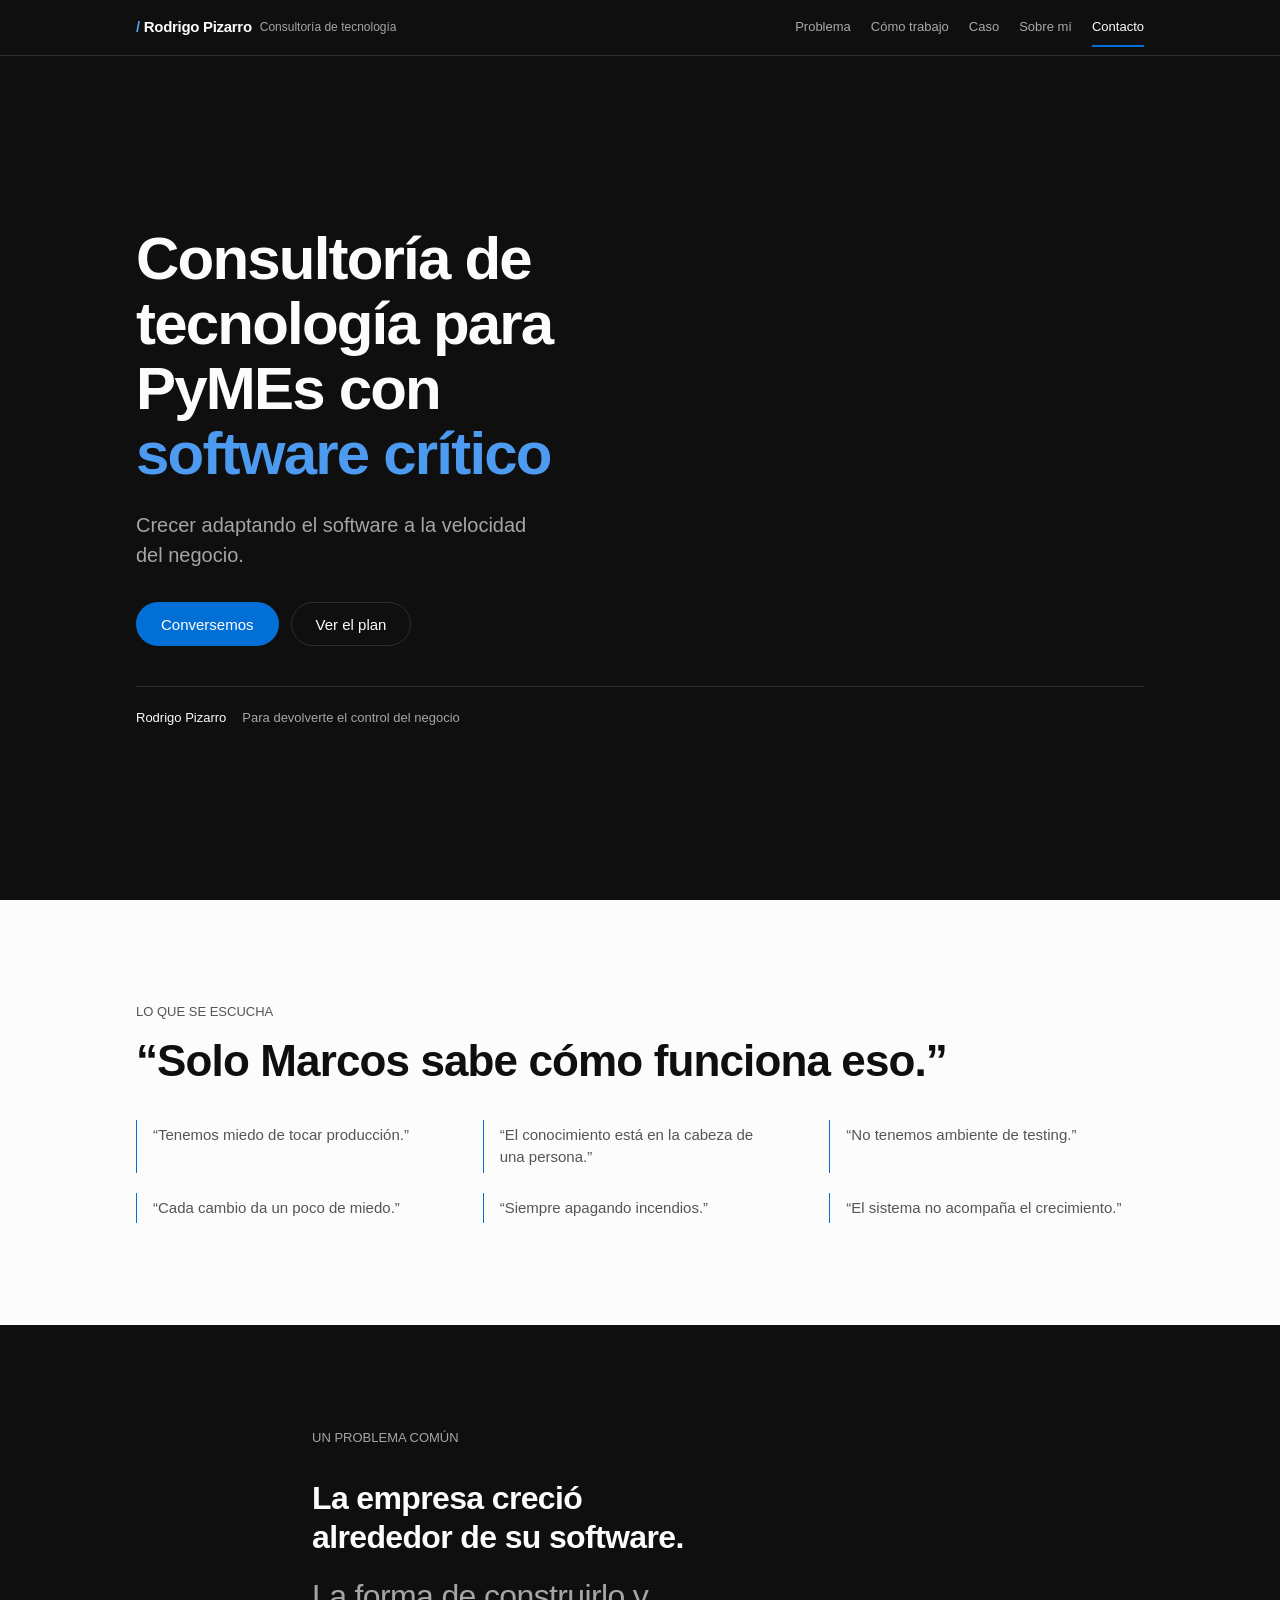
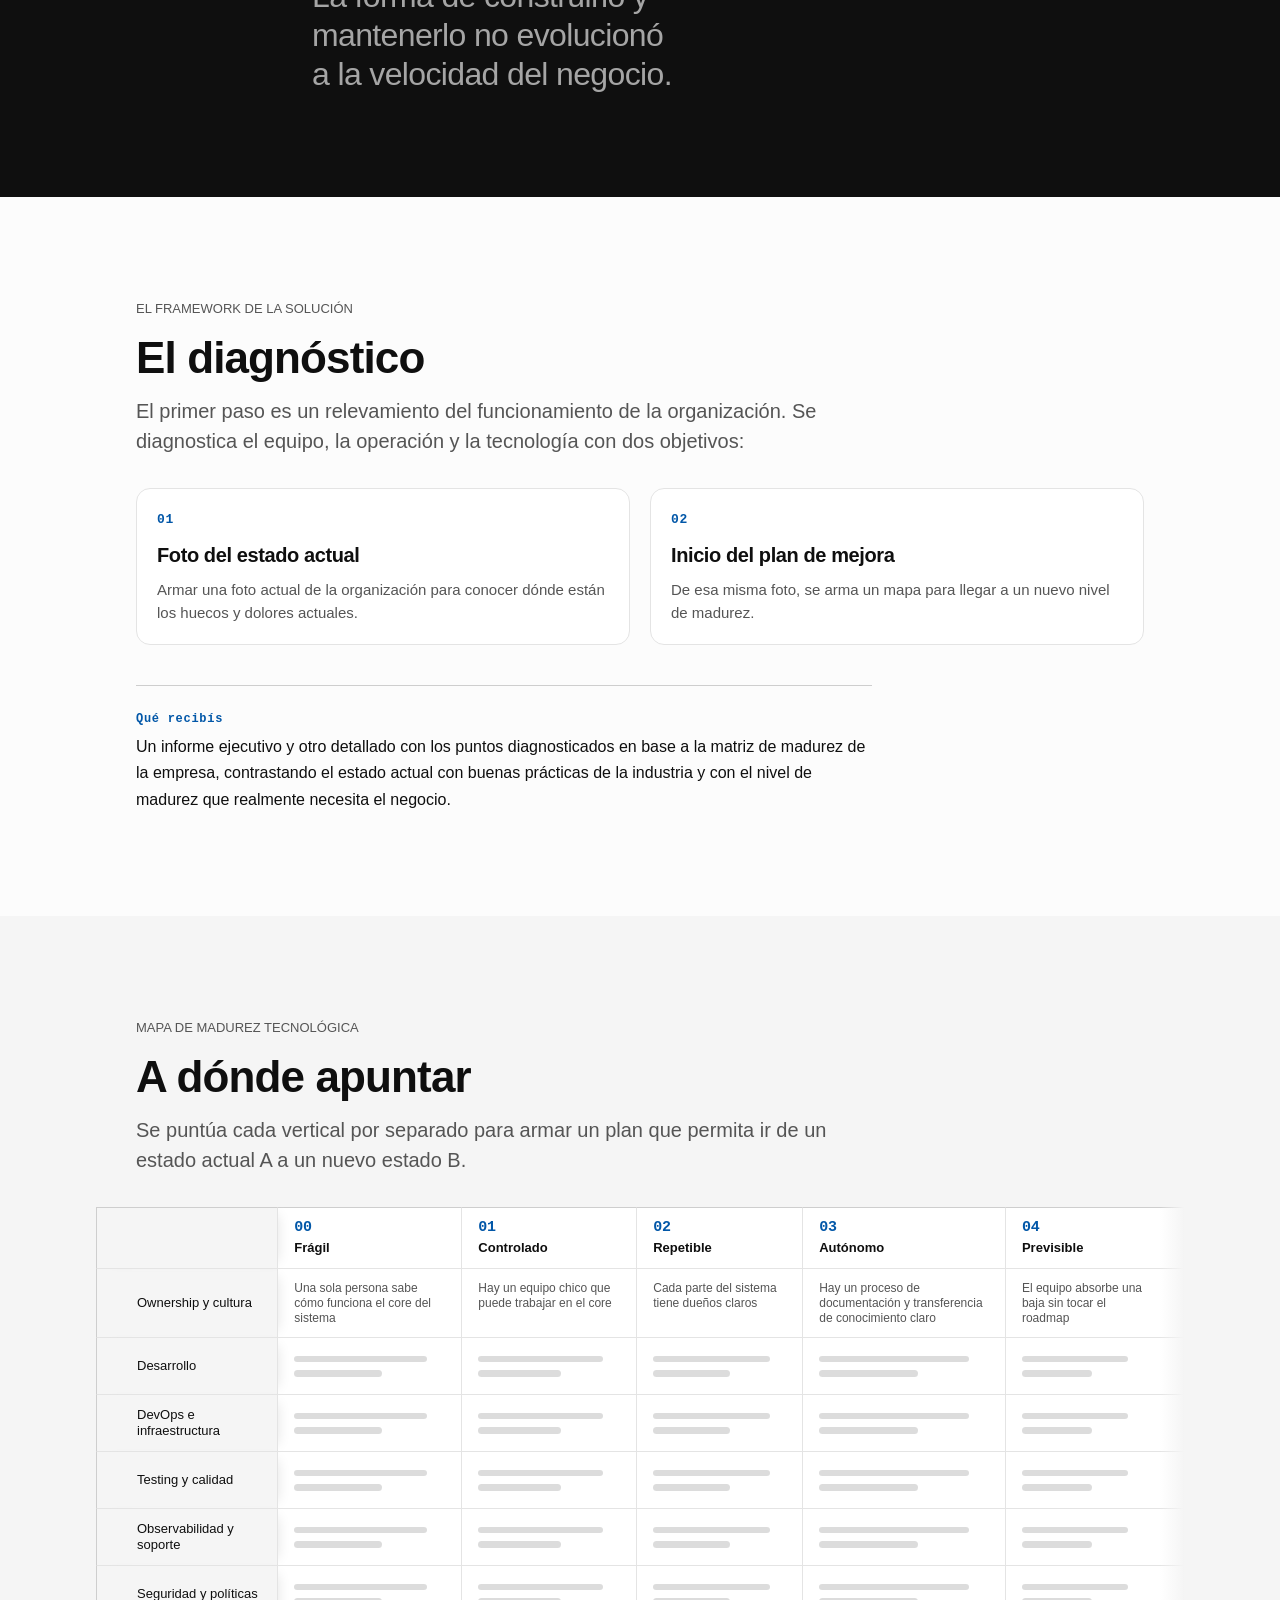
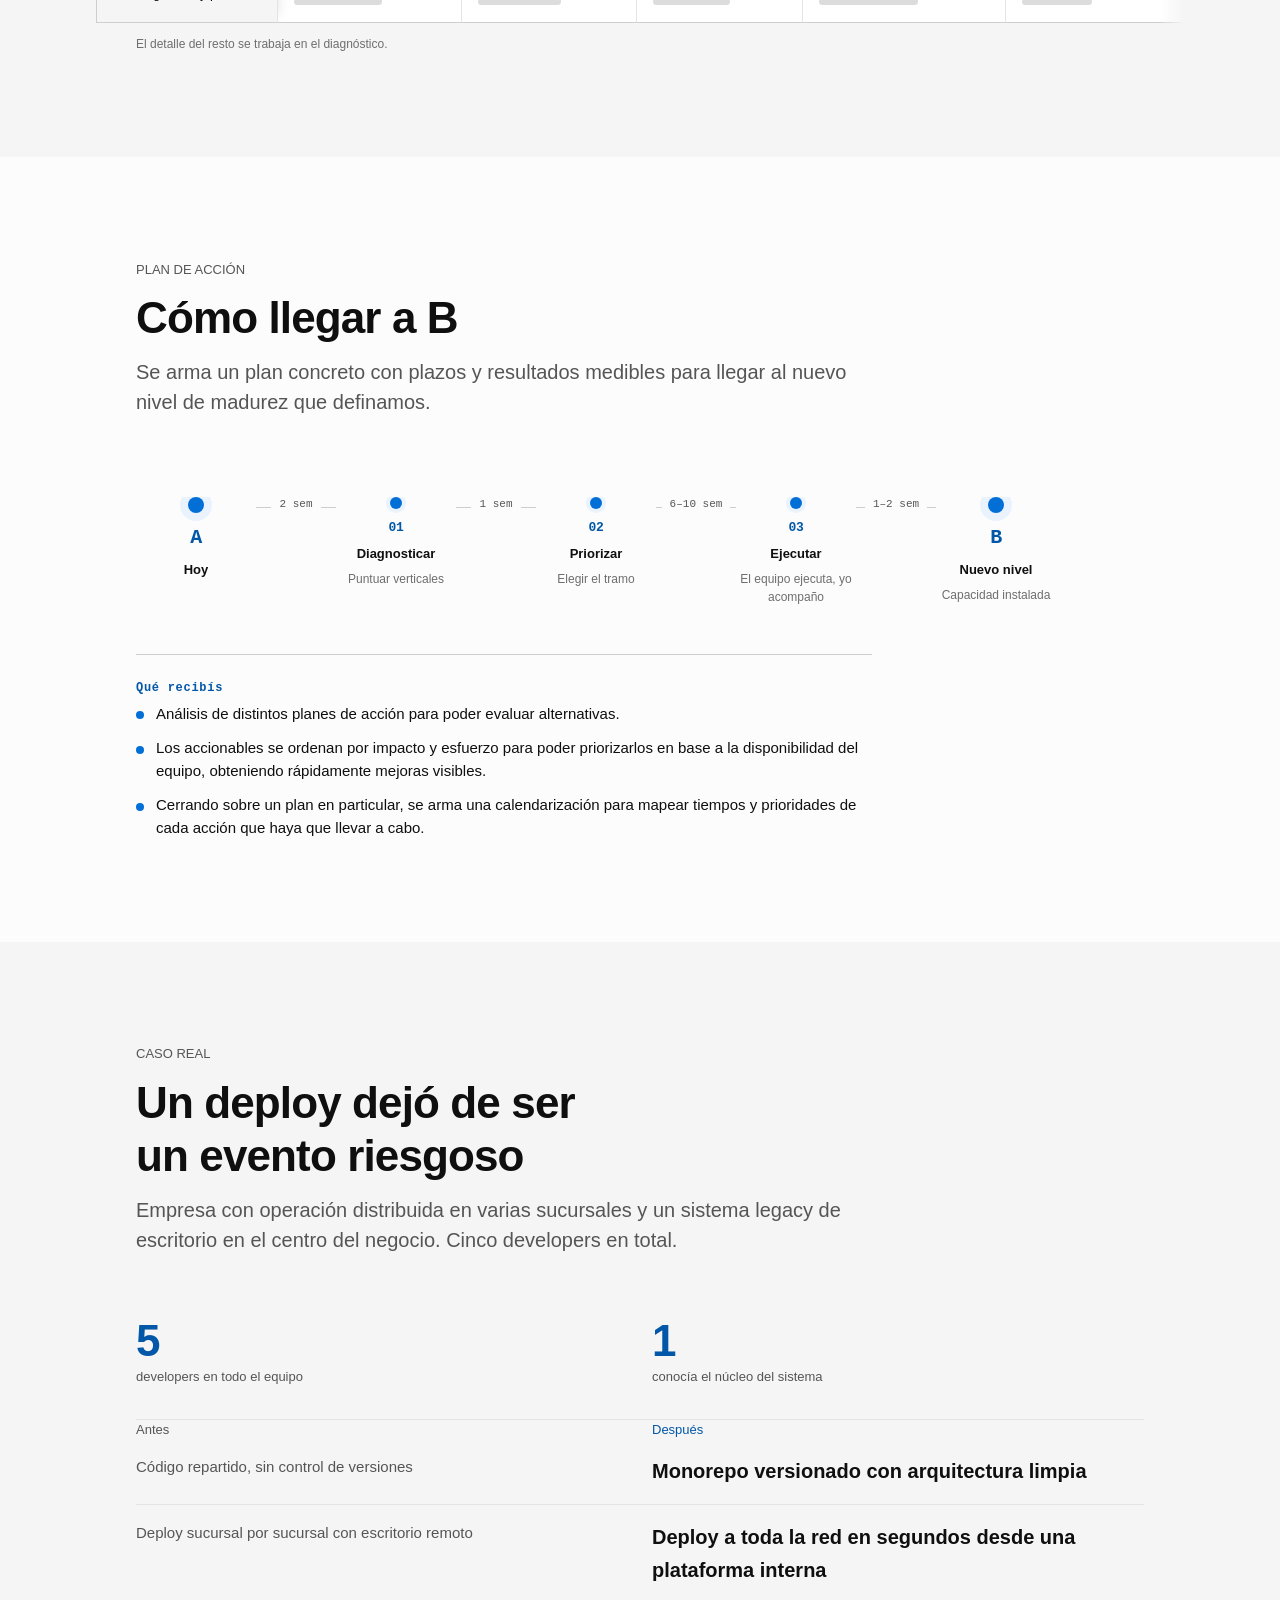
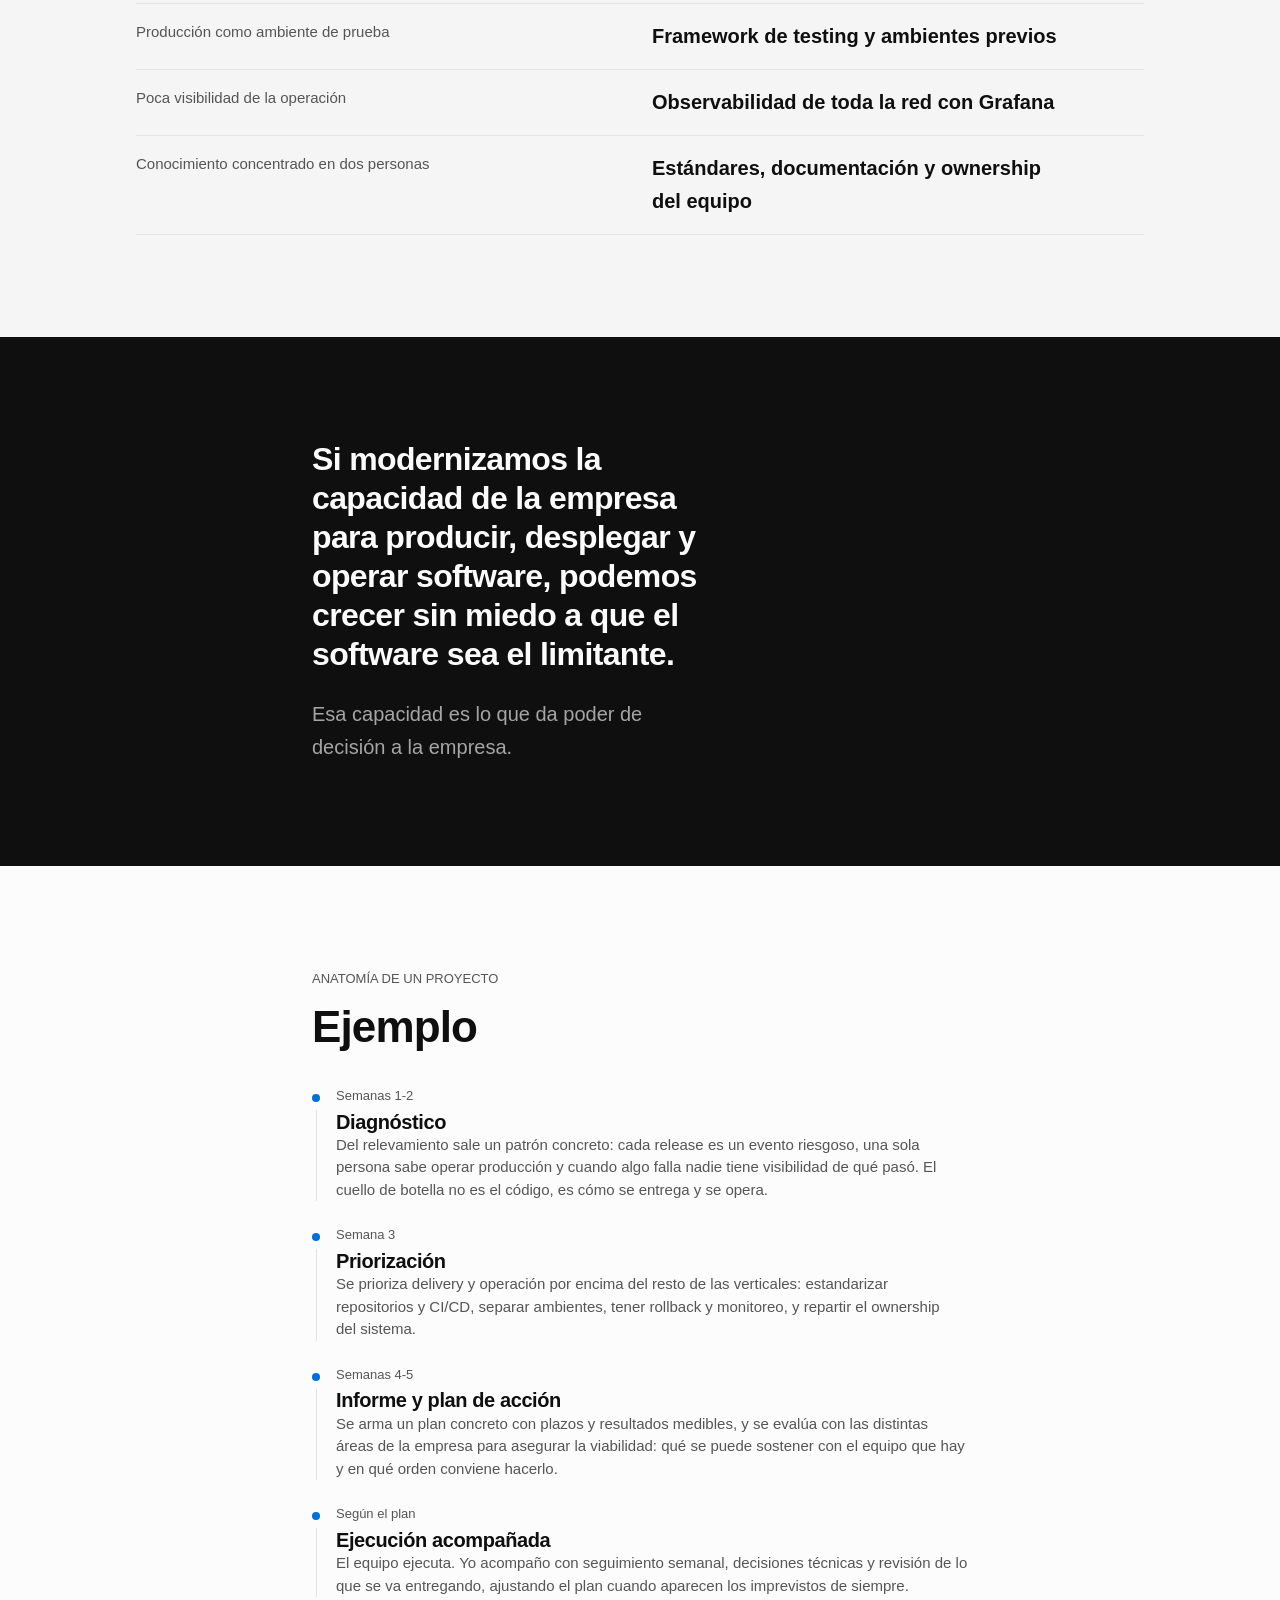
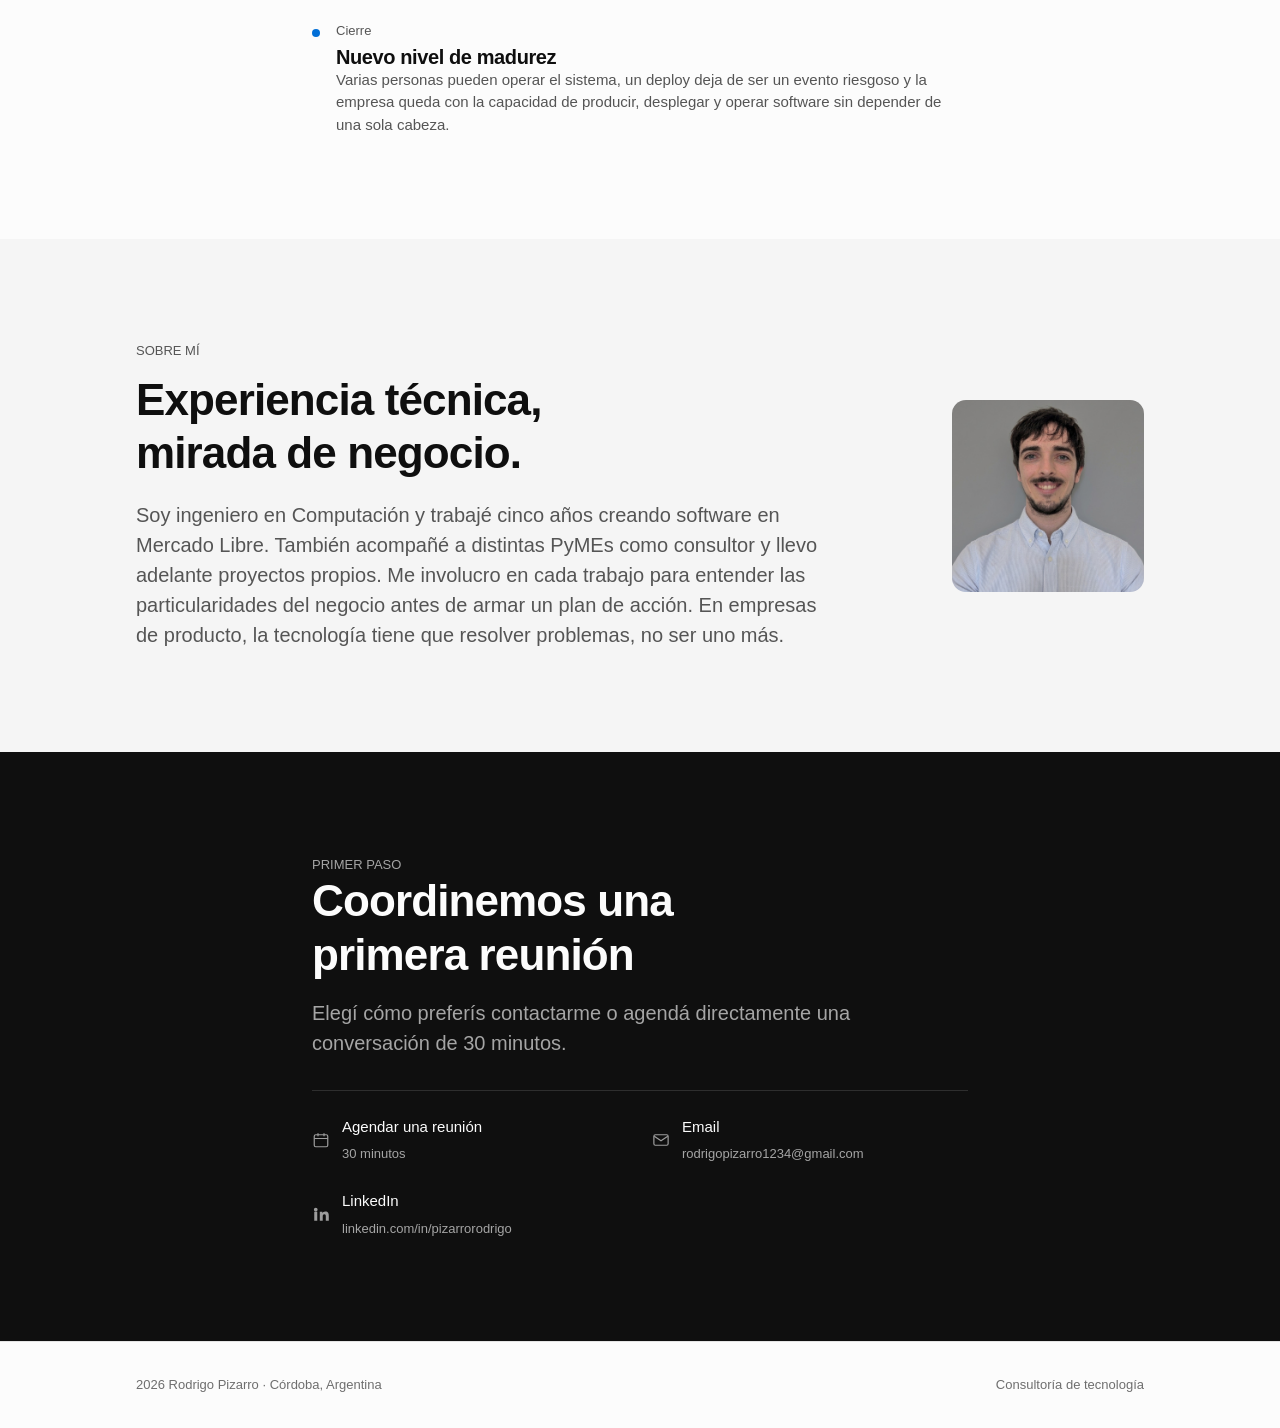
<file: index.html>
<!doctype html>
<html lang="es">
<head>
<meta charset="utf-8">
<meta name="viewport" content="width=device-width, initial-scale=1, viewport-fit=cover">

<!-- ==========================================================================
     META — revisar antes de publicar. Ver CONTENT.md § 1.
     ========================================================================== -->
<title>Rodrigo Pizarro — Consultoría de tecnología para PyMEs con software crítico</title>
<meta name="description" content="Consultoría de tecnología en Córdoba, Argentina. Diagnóstico, plataforma interna, confiabilidad y modernización de sistemas legacy para empresas que crecieron alrededor de su software.">
<link rel="canonical" href="https://antiloope.github.io/consulting/">

<meta property="og:type" content="website">
<meta property="og:locale" content="es_AR">
<meta property="og:title" content="Consultoría de tecnología para PyMEs con software crítico">
<meta property="og:description" content="Crecer adaptando el software a la velocidad del negocio.">
<meta property="og:url" content="https://antiloope.github.io/consulting/">
<meta property="og:image" content="https://antiloope.github.io/consulting/assets/img/og.png">
<meta property="og:image:width" content="1200">
<meta property="og:image:height" content="630">
<meta name="twitter:card" content="summary_large_image">

<meta name="theme-color" content="#fcfcfc" media="(prefers-color-scheme: light)">
<meta name="theme-color" content="#0f0f0f" media="(prefers-color-scheme: dark)">

<link rel="icon" href="assets/img/favicon.svg" type="image/svg+xml">
<link rel="apple-touch-icon" href="assets/img/apple-touch-icon.png">

<!-- CSS: orden obligatorio (tokens primero). Sin build ni bundler. -->
<link rel="stylesheet" href="assets/css/tokens.css">
<link rel="stylesheet" href="assets/css/base.css">
<link rel="stylesheet" href="assets/css/layout.css">
<link rel="stylesheet" href="assets/css/components.css">
<link rel="stylesheet" href="assets/css/sections.css">

<!-- Marca que hay JS antes del primer paint: habilita las animaciones de
     entrada. Si este script no corre, la página se ve completa igual. -->
<script>document.documentElement.className += ' js';</script>
<script defer src="assets/js/main.js"></script>
<!-- Red de seguridad: si main.js no llegó a correr, nada queda oculto. -->
<script>addEventListener('load', function () {
  if (!document.documentElement.dataset.enhanced) {
    document.documentElement.classList.remove('js');
  }
});</script>
</head>

<body>
<a class="skip-link" href="#contenido">Saltar al contenido</a>

<!-- ==========================================================================
     HEADER
     ========================================================================== -->
<header class="site-header" data-header>
  <div class="container site-header__inner">
    <a class="brand" href="#top">
      <span><span class="brand__mark">/</span> Rodrigo Pizarro</span>
      <span class="brand__sub">Consultoría de tecnología</span>
    </a>

    <nav class="site-nav" data-nav aria-label="Secciones">
      <a href="#problema">Problema</a>
      <a href="#framework">Cómo trabajo</a>
      <a href="#caso">Caso</a>
      <a href="#sobre-mi">Sobre mí</a>
      <a href="#contacto">Contacto</a>
    </nav>
  </div>
</header>

<main id="contenido">

  <!-- ========================================================================
       01 · HERO
       ======================================================================== -->
  <section class="hero section--invert" id="top" data-hero>
    <div class="container hero__inner">
      <h1 class="hero__title">
        Consultoría de tecnología para PyMEs con <em>software crítico</em>
      </h1>

      <p class="hero__lede">
        Crecer adaptando el software a la velocidad del negocio.
      </p>

      <div class="cluster hero__actions">
        <a class="btn btn--primary" href="#contacto" data-contact-cta>Conversemos</a>
        <a class="btn btn--ghost" href="#framework">Ver el plan</a>
      </div>

      <p class="hero__signature">
        <strong>Rodrigo Pizarro</strong>
        <span>Para devolverte el control del negocio</span>
      </p>
    </div>

    <a class="hero__more" href="#senales">
      <span>conocer más</span>
      <svg class="hero__more-icon" width="20" height="20" viewBox="0 0 20 20" aria-hidden="true" focusable="false">
        <path d="M4.5 7.5 10 13l5.5-5.5" fill="none" stroke="currentColor" stroke-width="1.75" stroke-linecap="round" stroke-linejoin="round"/>
      </svg>
    </a>
  </section>

  <!-- ========================================================================
       02 · LO QUE SE ESCUCHA — señales de entrada. 7 citas.
       ======================================================================== -->
  <section class="section" id="senales" aria-labelledby="senales-title">
    <div class="container">
      <div class="section__head reveal">
        <p class="section__eyebrow">LO QUE SE ESCUCHA</p>
        <h2 class="section__title" id="senales-title">“Solo Marcos sabe cómo funciona eso.”</h2>
      </div>

      <ul class="quotes reveal">
        <li class="quote">“Tenemos miedo de tocar producción.”</li>
        <li class="quote">“El conocimiento está en la cabeza de una persona.”</li>
        <li class="quote">“No tenemos ambiente de testing.”</li>
        <li class="quote">“Cada cambio da un poco de miedo.”</li>
        <li class="quote">“Siempre apagando incendios.”</li>
        <li class="quote">“El sistema no acompaña el crecimiento.”</li>
      </ul>
    </div>
  </section>

  <!-- ========================================================================
       03 · EL PROBLEMA
       ======================================================================== -->
  <section class="section section--invert" id="problema" aria-labelledby="problema-title">
    <div class="container container--narrow">
      <div class="section__head reveal">
        <p class="section__eyebrow">UN PROBLEMA COMÚN</p>
      </div>
      <h2 class="statement reveal" id="problema-title">
        La empresa creció alrededor de su software.
      </h2>
      <p class="statement statement--muted reveal">
        La forma de construirlo y mantenerlo no evolucionó a la velocidad del negocio.
      </p>
    </div>
  </section>

  <!-- ========================================================================
       04 · FRAMEWORK — diagnóstico
       ======================================================================== -->
  <section class="section" id="framework" aria-labelledby="framework-title">
    <div class="container">
      <div class="section__head reveal">
        <p class="section__eyebrow">EL FRAMEWORK DE LA SOLUCIÓN</p>
        <h2 class="section__title" id="framework-title">El diagnóstico</h2>
        <p class="lede">
          El primer paso es un relevamiento del funcionamiento de la organización.
          Se diagnostica el equipo, la operación y la tecnología con dos objetivos:
        </p>
      </div>

      <div class="grid grid--2 reveal">
        <article class="card card--numbered">
          <p class="card__num">01</p>
          <h3 class="card__title">Foto del estado actual</h3>
          <p class="card__body">Armar una foto actual de la organización para conocer dónde están los huecos y dolores actuales.</p>
        </article>
        <article class="card card--numbered">
          <p class="card__num">02</p>
          <h3 class="card__title">Inicio del plan de mejora</h3>
          <p class="card__body">De esa misma foto, se arma un mapa para llegar a un nuevo nivel de madurez.</p>
        </article>
      </div>

      <div class="deliverable reveal">
        <p class="card__label">Qué recibís</p>
        <p>Un informe ejecutivo y otro detallado con los puntos diagnosticados en base a la matriz de madurez de la empresa, contrastando el estado actual con buenas prácticas de la industria y con el nivel de madurez que realmente necesita el negocio.</p>
      </div>
    </div>
  </section>

  <!-- ========================================================================
       05 · MAPA DE MADUREZ — matriz teaser: 6 verticales × 5 niveles (00–04).
       Ejes visibles; celdas en placeholder. El criterio de cada celda es parte
       de la propuesta de negocio y se trabaja en el diagnóstico.
       ======================================================================== -->
  <section class="section section--alt" id="madurez" aria-labelledby="madurez-title">
    <div class="container">
      <div class="section__head reveal">
        <p class="section__eyebrow">MAPA DE MADUREZ TECNOLÓGICA</p>
        <h2 class="section__title" id="madurez-title">A dónde apuntar</h2>
        <p class="lede">
          Se puntúa cada vertical por separado para armar un plan que permita ir de un estado actual A a un nuevo estado B.
        </p>
      </div>

      <div class="matrix-wrap reveal">
        <div class="matrix-scroll">
          <div class="matrix-scroll__view">
          <table class="matrix">
          <caption class="visually-hidden">
            Mapa de madurez: seis verticales por cinco niveles. Se muestra completa la vertical
            «Ownership y cultura» como ejemplo; el criterio del resto se reserva al diagnóstico.
          </caption>
          <thead>
            <tr>
              <th scope="col" class="matrix__corner"><span class="visually-hidden">Vertical</span></th>
              <th scope="col"><span class="matrix__num">00</span><span class="matrix__name">Frágil</span></th>
              <th scope="col"><span class="matrix__num">01</span><span class="matrix__name">Controlado</span></th>
              <th scope="col"><span class="matrix__num">02</span><span class="matrix__name">Repetible</span></th>
              <th scope="col"><span class="matrix__num">03</span><span class="matrix__name">Autónomo</span></th>
              <th scope="col"><span class="matrix__num">04</span><span class="matrix__name">Previsible</span></th>
            </tr>
          </thead>
          <tbody>
            <tr class="matrix__row--sample">
              <th scope="row">Ownership y cultura</th>
              <td>Una sola persona sabe cómo funciona el core del sistema</td>
              <td>Hay un equipo chico que puede trabajar en el core</td>
              <td>Cada parte del sistema tiene dueños claros</td>
              <td>Hay un proceso de documentación y transferencia de conocimiento claro</td>
              <td>El equipo absorbe una baja sin tocar el roadmap</td>
            </tr>
            <tr>
              <th scope="row">Desarrollo</th>
              <td><span class="matrix__placeholder" aria-hidden="true"></span></td>
              <td><span class="matrix__placeholder" aria-hidden="true"></span></td>
              <td><span class="matrix__placeholder" aria-hidden="true"></span></td>
              <td><span class="matrix__placeholder" aria-hidden="true"></span></td>
              <td><span class="matrix__placeholder" aria-hidden="true"></span></td>
            </tr>
            <tr>
              <th scope="row">DevOps e infraestructura</th>
              <td><span class="matrix__placeholder" aria-hidden="true"></span></td>
              <td><span class="matrix__placeholder" aria-hidden="true"></span></td>
              <td><span class="matrix__placeholder" aria-hidden="true"></span></td>
              <td><span class="matrix__placeholder" aria-hidden="true"></span></td>
              <td><span class="matrix__placeholder" aria-hidden="true"></span></td>
            </tr>
            <tr>
              <th scope="row">Testing y calidad</th>
              <td><span class="matrix__placeholder" aria-hidden="true"></span></td>
              <td><span class="matrix__placeholder" aria-hidden="true"></span></td>
              <td><span class="matrix__placeholder" aria-hidden="true"></span></td>
              <td><span class="matrix__placeholder" aria-hidden="true"></span></td>
              <td><span class="matrix__placeholder" aria-hidden="true"></span></td>
            </tr>
            <tr>
              <th scope="row">Observabilidad y soporte</th>
              <td><span class="matrix__placeholder" aria-hidden="true"></span></td>
              <td><span class="matrix__placeholder" aria-hidden="true"></span></td>
              <td><span class="matrix__placeholder" aria-hidden="true"></span></td>
              <td><span class="matrix__placeholder" aria-hidden="true"></span></td>
              <td><span class="matrix__placeholder" aria-hidden="true"></span></td>
            </tr>
            <tr>
              <th scope="row">Seguridad y políticas</th>
              <td><span class="matrix__placeholder" aria-hidden="true"></span></td>
              <td><span class="matrix__placeholder" aria-hidden="true"></span></td>
              <td><span class="matrix__placeholder" aria-hidden="true"></span></td>
              <td><span class="matrix__placeholder" aria-hidden="true"></span></td>
              <td><span class="matrix__placeholder" aria-hidden="true"></span></td>
            </tr>
          </tbody>
          </table>
          </div>
        </div>
        <p class="matrix-hint">El detalle del resto se trabaja en el diagnóstico.</p>
      </div>

    </div>
  </section>

  <!-- ========================================================================
       06 · PLAN DE ACCIÓN — mapa simbólico A → B
       ======================================================================== -->
  <section class="section" id="servicios" aria-labelledby="servicios-title">
    <div class="container">
      <div class="section__head reveal">
        <p class="section__eyebrow">PLAN DE ACCIÓN</p>
        <h2 class="section__title" id="servicios-title">Cómo llegar a B</h2>
        <p class="lede">Se arma un plan concreto con plazos y resultados medibles para llegar al nuevo nivel de madurez que definamos.</p>
      </div>

      <ol class="route reveal" aria-label="Camino simbólico desde el estado actual hasta el nuevo nivel">
        <li class="route__node route__node--start">
          <span class="route__dot" aria-hidden="true"></span>
          <span class="route__mark">A</span>
          <span class="route__name">Hoy</span>
        </li>
        <li class="route__edge" aria-hidden="true"><span class="route__duration">2 sem</span></li>
        <li class="route__node">
          <span class="route__dot" aria-hidden="true"></span>
          <span class="route__mark">01</span>
          <span class="route__name">Diagnosticar</span>
          <span class="route__detail">Puntuar verticales</span>
        </li>
        <li class="route__edge" aria-hidden="true"><span class="route__duration">1 sem</span></li>
        <li class="route__node">
          <span class="route__dot" aria-hidden="true"></span>
          <span class="route__mark">02</span>
          <span class="route__name">Priorizar</span>
          <span class="route__detail">Elegir el tramo</span>
        </li>
        <li class="route__edge" aria-hidden="true"><span class="route__duration">6–10 sem</span></li>
        <li class="route__node">
          <span class="route__dot" aria-hidden="true"></span>
          <span class="route__mark">03</span>
          <span class="route__name">Ejecutar</span>
          <span class="route__detail">El equipo ejecuta, yo acompaño</span>
        </li>
        <li class="route__edge" aria-hidden="true"><span class="route__duration">1–2 sem</span></li>
        <li class="route__node route__node--end">
          <span class="route__dot" aria-hidden="true"></span>
          <span class="route__mark">B</span>
          <span class="route__name">Nuevo nivel</span>
          <span class="route__detail">Capacidad instalada</span>
        </li>
      </ol>

      <div class="deliverable reveal">
        <p class="card__label">Qué recibís</p>
        <ul class="checklist">
          <li>Análisis de distintos planes de acción para poder evaluar alternativas.</li>
          <li>Los accionables se ordenan por impacto y esfuerzo para poder priorizarlos en base a la disponibilidad del equipo, obteniendo rápidamente mejoras visibles.</li>
          <li>Cerrando sobre un plan en particular, se arma una calendarización para mapear tiempos y prioridades de cada acción que haya que llevar a cabo.</li>
        </ul>
      </div>
    </div>
  </section>

  <!-- ========================================================================
       07 · CASO REAL — anonimizado a propósito: sin nombre de cliente ni rubro
       identificable. Los números y las filas del antes/después son reales.
       Para agregar más casos: duplicar esta sección con otro id.
       ======================================================================== -->
  <section class="section section--alt" id="caso" aria-labelledby="caso-title">
    <div class="container">
      <div class="section__head reveal">
        <p class="section__eyebrow">CASO REAL</p>
        <h2 class="section__title" id="caso-title">Un deploy dejó de ser un evento riesgoso</h2>
        <p class="lede">
          Empresa con operación distribuida en varias sucursales y un sistema legacy
          de escritorio en el centro del negocio. Cinco developers en total.
        </p>
      </div>

      <div class="case__stats reveal">
        <div class="stat">
          <p class="stat__value">5</p>
          <p class="stat__label">developers en todo el equipo</p>
        </div>
        <div class="stat">
          <p class="stat__value">1</p>
          <p class="stat__label">conocía el núcleo del sistema</p>
        </div>
      </div>

      <div class="compare reveal">
        <div class="compare__head">
          <p class="compare__label">Antes</p>
          <p class="compare__label compare__label--after">Después</p>
        </div>

        <div class="compare__row">
          <div class="compare__side">
            <p class="compare__label">Antes</p>
            <p class="compare__before">Código repartido, sin control de versiones</p>
          </div>
          <div class="compare__side">
            <p class="compare__label compare__label--after">Después</p>
            <p class="compare__after">Monorepo versionado con arquitectura limpia</p>
          </div>
        </div>

        <div class="compare__row">
          <div class="compare__side">
            <p class="compare__label">Antes</p>
            <p class="compare__before">Deploy sucursal por sucursal con escritorio remoto</p>
          </div>
          <div class="compare__side">
            <p class="compare__label compare__label--after">Después</p>
            <p class="compare__after">Deploy a toda la red en segundos desde una plataforma interna</p>
          </div>
        </div>

        <div class="compare__row">
          <div class="compare__side">
            <p class="compare__label">Antes</p>
            <p class="compare__before">Producción como ambiente de prueba</p>
          </div>
          <div class="compare__side">
            <p class="compare__label compare__label--after">Después</p>
            <p class="compare__after">Framework de testing y ambientes previos</p>
          </div>
        </div>

        <div class="compare__row">
          <div class="compare__side">
            <p class="compare__label">Antes</p>
            <p class="compare__before">Poca visibilidad de la operación</p>
          </div>
          <div class="compare__side">
            <p class="compare__label compare__label--after">Después</p>
            <p class="compare__after">Observabilidad de toda la red con Grafana</p>
          </div>
        </div>

        <div class="compare__row">
          <div class="compare__side">
            <p class="compare__label">Antes</p>
            <p class="compare__before">Conocimiento concentrado en dos personas</p>
          </div>
          <div class="compare__side">
            <p class="compare__label compare__label--after">Después</p>
            <p class="compare__after">Estándares, documentación y ownership del equipo</p>
          </div>
        </div>
      </div>
    </div>
  </section>

  <!-- ========================================================================
       08 · MANIFIESTO
       ======================================================================== -->
  <section class="section section--invert" id="manifiesto" aria-labelledby="manifiesto-title">
    <div class="container container--narrow">
      <h2 class="manifesto reveal" id="manifiesto-title">
        Si modernizamos la capacidad de la empresa
        para producir, desplegar y operar software,
        podemos crecer sin miedo a que el software sea el limitante.
      </h2>
      <p class="manifesto__coda reveal">
        Esa capacidad es lo que da poder de decisión a la empresa.
      </p>
    </div>
  </section>

  <!-- ========================================================================
       09 · ANATOMÍA DE UN PROYECTO
       El ejemplo es del mismo tipo de problema que el caso de la sección 07
       (delivery y operación), no de "madurez" en abstracto.
       Los plazos de los tres primeros pasos coinciden con los tramos del mapa
       A → B de #servicios. La ejecución no lleva plazo cerrado a propósito:
       depende del plan y la hace el equipo de la empresa.
       ======================================================================== -->
  <section class="section" id="anatomia" aria-labelledby="anatomia-title">
    <div class="container container--narrow">
      <div class="section__head reveal">
        <p class="section__eyebrow">ANATOMÍA DE UN PROYECTO</p>
        <h2 class="section__title" id="anatomia-title">Ejemplo</h2>
      </div>

      <ol class="timeline reveal">
        <li class="timeline__item">
          <div class="timeline__rail"><span class="timeline__dot"></span><span class="timeline__line"></span></div>
          <div>
            <p class="timeline__when">Semanas 1-2</p>
            <h3 class="timeline__what">Diagnóstico</h3>
            <p class="timeline__detail">Del relevamiento sale un patrón concreto: cada release es un evento riesgoso, una sola persona sabe operar producción y cuando algo falla nadie tiene visibilidad de qué pasó. El cuello de botella no es el código, es cómo se entrega y se opera.</p>
          </div>
        </li>
        <li class="timeline__item">
          <div class="timeline__rail"><span class="timeline__dot"></span><span class="timeline__line"></span></div>
          <div>
            <p class="timeline__when">Semana 3</p>
            <h3 class="timeline__what">Priorización</h3>
            <p class="timeline__detail">Se prioriza delivery y operación por encima del resto de las verticales: estandarizar repositorios y CI/CD, separar ambientes, tener rollback y monitoreo, y repartir el ownership del sistema.</p>
          </div>
        </li>
        <li class="timeline__item">
          <div class="timeline__rail"><span class="timeline__dot"></span><span class="timeline__line"></span></div>
          <div>
            <p class="timeline__when">Semanas 4-5</p>
            <h3 class="timeline__what">Informe y plan de acción</h3>
            <p class="timeline__detail">Se arma un plan concreto con plazos y resultados medibles, y se evalúa con las distintas áreas de la empresa para asegurar la viabilidad: qué se puede sostener con el equipo que hay y en qué orden conviene hacerlo.</p>
          </div>
        </li>
        <li class="timeline__item">
          <div class="timeline__rail"><span class="timeline__dot"></span><span class="timeline__line"></span></div>
          <div>
            <p class="timeline__when">Según el plan</p>
            <h3 class="timeline__what">Ejecución acompañada</h3>
            <p class="timeline__detail">El equipo ejecuta. Yo acompaño con seguimiento semanal, decisiones técnicas y revisión de lo que se va entregando, ajustando el plan cuando aparecen los imprevistos de siempre.</p>
          </div>
        </li>
        <li class="timeline__item">
          <div class="timeline__rail"><span class="timeline__dot"></span><span class="timeline__line"></span></div>
          <div>
            <p class="timeline__when">Cierre</p>
            <h3 class="timeline__what">Nuevo nivel de madurez</h3>
            <p class="timeline__detail">Varias personas pueden operar el sistema, un deploy deja de ser un evento riesgoso y la empresa queda con la capacidad de producir, desplegar y operar software sin depender de una sola cabeza.</p>
          </div>
        </li>
      </ol>
    </div>
  </section>

  <!-- ========================================================================
       10 · SOBRE MÍ
       ======================================================================== -->
  <section class="section section--alt" id="sobre-mi" aria-labelledby="sobre-mi-title">
    <div class="container about">
      <div class="about__content reveal">
        <p class="section__eyebrow">SOBRE MÍ</p>
        <h2 class="about__title" id="sobre-mi-title">Experiencia técnica, mirada de negocio.</h2>
        <p class="about__body">
          Soy ingeniero en Computación y trabajé cinco años creando software en Mercado Libre. También acompañé a distintas PyMEs como consultor y llevo adelante proyectos propios. Me involucro en cada trabajo para entender las particularidades del negocio antes de armar un plan de acción. En empresas de producto, la tecnología tiene que resolver problemas, no ser uno más.
        </p>
      </div>

      <figure class="about__media reveal">
        <img class="about__photo" src="assets/img/rodrigo-pizarro.jpg" alt="Rodrigo Pizarro" width="896" height="1195" loading="lazy" decoding="async">
      </figure>
    </div>
  </section>

  <!-- ========================================================================
       11 · CONTACTO
       ======================================================================== -->
  <section class="section section--invert contact" id="contacto" aria-labelledby="contacto-title">
    <div class="container container--narrow">
      <p class="section__eyebrow reveal">PRIMER PASO</p>
      <h2 class="contact__title reveal" id="contacto-title">Coordinemos una primera reunión</h2>
      <p class="lede reveal" style="margin-top: var(--sp-4)">
        Elegí cómo preferís contactarme o agendá directamente una conversación de 30 minutos.
      </p>

      <ul class="contact__links reveal" aria-label="Formas de contacto">
        <li>
          <a class="contact__link" href="https://cal.com/rodrigo-pizarro/primera-conversacion" data-contact-method>
            <svg viewBox="0 0 24 24" fill="none" stroke="currentColor" stroke-width="1.6" aria-hidden="true"><rect x="3" y="5" width="18" height="16" rx="2"/><path d="M16 3v4M8 3v4M3 10h18M8 14h.01M12 14h.01M16 14h.01M8 18h.01M12 18h.01"/></svg>
            <span>
              <strong>Agendar una reunión</strong>
              <small>30 minutos</small>
            </span>
          </a>
        </li>
        <li>
          <a class="contact__link" href="mailto:rodrigopizarro1234@gmail.com" data-contact-method>
            <svg viewBox="0 0 24 24" fill="none" stroke="currentColor" stroke-width="1.6" aria-hidden="true"><rect x="2.5" y="5" width="19" height="14" rx="2"/><path d="m3 7 9 6 9-6"/></svg>
            <span>
              <strong>Email</strong>
              <small>rodrigopizarro1234@gmail.com</small>
            </span>
          </a>
        </li>
        <li>
          <a class="contact__link" href="https://www.linkedin.com/in/pizarrorodrigo" rel="noopener" data-contact-method>
            <svg viewBox="0 0 24 24" fill="currentColor" aria-hidden="true"><path d="M4.98 3.5a2.5 2.5 0 1 1 0 5 2.5 2.5 0 0 1 0-5ZM3 9h4v12H3V9Zm7 0h3.8v1.7h.05c.53-.95 1.83-1.95 3.77-1.95 4.03 0 4.78 2.5 4.78 5.76V21h-4v-5.6c0-1.34-.03-3.06-1.9-3.06-1.9 0-2.2 1.46-2.2 2.96V21h-3.9V9Z"/></svg>
            <span>
              <strong>LinkedIn</strong>
              <small>linkedin.com/in/pizarrorodrigo</small>
            </span>
          </a>
        </li>
      </ul>
    </div>
  </section>

</main>

<!-- ==========================================================================
     FOOTER
     ========================================================================== -->
<footer class="site-footer">
  <div class="container site-footer__inner">
    <p><span id="year">2026</span> Rodrigo Pizarro · Córdoba, Argentina</p>
    <p>Consultoría de tecnología</p>
  </div>
</footer>

<!-- CTA fija de mobile -->
<div class="cta-bar" data-cta-bar>
  <a class="btn btn--primary" href="#contacto" data-contact-cta>Conversemos</a>
</div>

<script>document.getElementById('year').textContent = new Date().getFullYear();</script>

<!-- Datos estructurados: ayuda a que el link se vea bien en buscadores. -->
<script type="application/ld+json">
{
  "@context": "https://schema.org",
  "@type": "ProfessionalService",
  "name": "Rodrigo Pizarro — Consultoría de tecnología",
  "description": "Consultoría de tecnología para PyMEs con software crítico.",
  "url": "https://antiloope.github.io/consulting/",
  "areaServed": "AR",
  "address": {
    "@type": "PostalAddress",
    "addressLocality": "Córdoba",
    "addressCountry": "AR"
  },
  "knowsAbout": [
    "Technology Assessment",
    "Engineering Transformation",
    "Developer Platform",
    "Reliability & Incident Management",
    "Legacy Modernization"
  ]
}
</script>
</body>
</html>
</file>
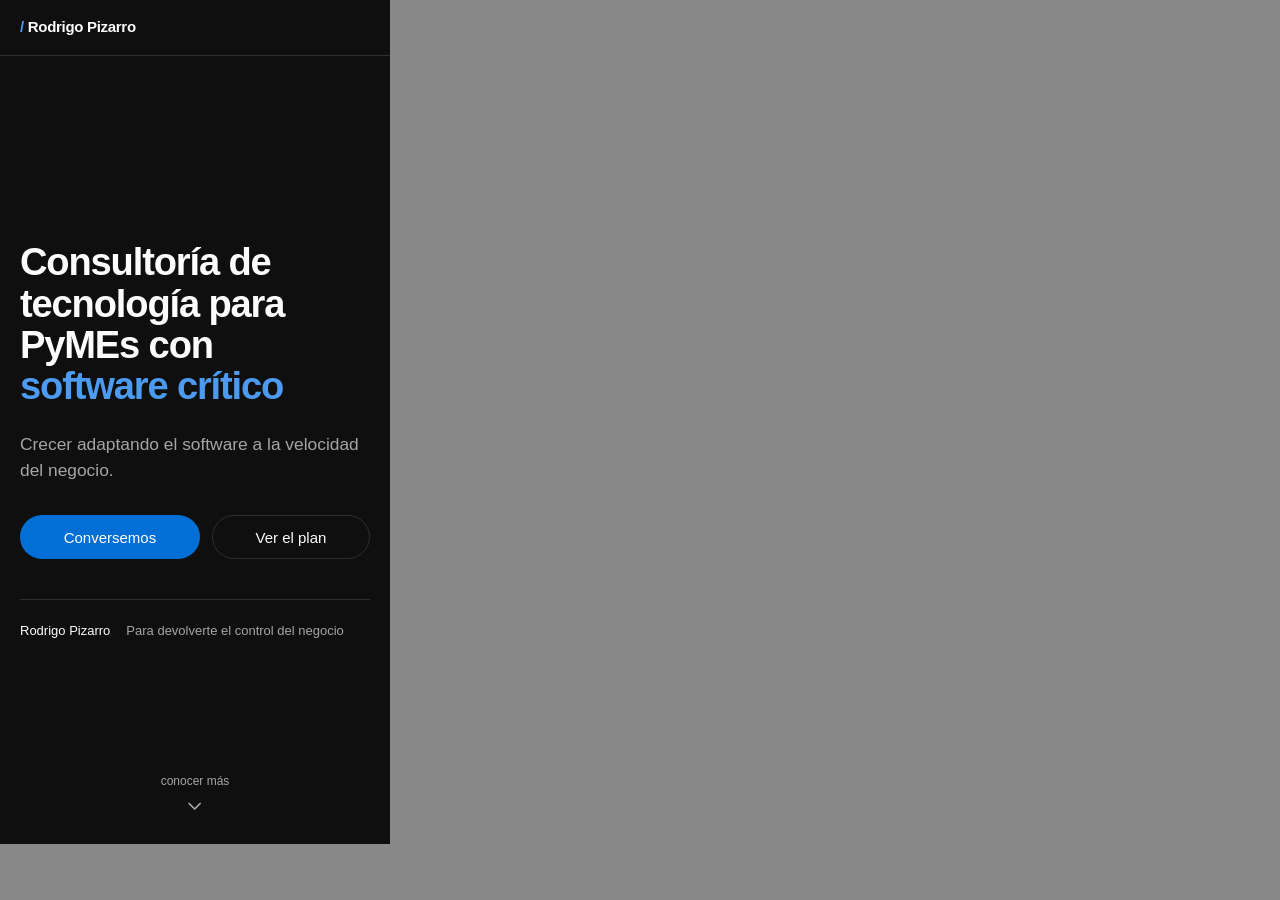
<file: scripts/viewport.html>
<!doctype html><meta charset=utf-8>
<style>html,body{margin:0;background:#888}iframe{border:0;display:block}</style>
<script>
const q = new URLSearchParams(location.search);
const w = +q.get('w') || 390, h = +q.get('h') || 844, y = +q.get('y') || 0;
document.write(`<iframe id=f src="../" width="${w}" height="${h}"></iframe>`);
document.getElementById('f').addEventListener('load', e => {
  const win = e.target.contentWindow;
  win.document.documentElement.style.scrollBehavior = 'auto';
  win.scrollTo(0, y);
  if (q.get('open')) win.document.querySelectorAll('details').forEach(d => d.open = true);
  setTimeout(() => win.document.querySelectorAll('.reveal').forEach(el => el.dataset.visible = 'true'), 100);
});
</script>
</file>
<file: assets/css/tokens.css>
/* ==========================================================================
   TOKENS — única fuente de verdad del diseño.
   Nada de valores literales fuera de este archivo (salvo 0, 1px y 100%).
   Paleta base tomada del deck: negro #0f0f0f, grises, acento #026fd7.
   ========================================================================== */

:root {
  /* ---- Primitivas: escala de neutros ---------------------------------- */
  --ink-950: #0f0f0f;
  --ink-900: #1a1a1a;
  --ink-800: #2b2b2b;
  --ink-700: #484848;
  --ink-600: #555555;
  --ink-500: #6e6e6e;   /* 4.7:1 sobre --bg-alt — mínimo AA para texto chico */
  --ink-450: #8f8f8f;   /* variante para fondos oscuros */
  --ink-400: #a5a5a5;
  --ink-300: #cecece;
  --ink-200: #e4e4e4;
  --ink-100: #efefef;
  --ink-050: #f5f5f5;
  --ink-025: #fcfcfc;
  --white:   #ffffff;

  /* ---- Primitivas: escala de acento ----------------------------------- */
  --blue-700: #01488c;
  --blue-600: #0257a8;
  --blue-500: #026fd7;   /* acento del deck */
  --blue-400: #4d9bf0;
  --blue-200: #b9d8f8;
  --blue-050: #eaf3fd;

  /* ---- Semánticos: superficies ---------------------------------------- */
  --bg:              var(--ink-025);
  --bg-alt:          var(--ink-050);
  --bg-invert:       var(--ink-950);
  --surface:         var(--white);
  --surface-sunken:  var(--ink-050);
  --surface-invert:  var(--ink-900);

  /* ---- Semánticos: texto ---------------------------------------------- */
  --text:            var(--ink-950);
  --text-muted:      var(--ink-600);
  --text-subtle:     var(--ink-500);
  --text-on-invert:  var(--ink-025);
  --text-on-invert-muted: var(--ink-400);
  --text-on-accent:  var(--white);

  /* ---- Semánticos: acento --------------------------------------------- */
  --accent:          var(--blue-500);  /* relleno: fondos de botón, puntos, bordes */
  --accent-hover:    var(--blue-600);
  --accent-text:     var(--blue-600);  /* acento usado COMO TEXTO sobre --bg */
  --accent-wash:     var(--blue-050);
  --accent-border:   var(--blue-200);
  /* Acento legible como texto sobre la superficie invertida.
     Se da vuelta junto con --bg-invert. Ver .section--invert en layout.css. */
  --accent-invert:   var(--blue-400);

  /* ---- Semánticos: bordes y líneas ------------------------------------ */
  --border:          var(--ink-200);
  --border-strong:   var(--ink-300);
  --border-invert:   #2e2e2e;
  --border-width:    1px;

  /* ---- Semánticos: chrome del header ----------------------------------
     Siempre oscuro en light y dark: no se da vuelta con --bg-invert.
     El header flota sobre el hero y, al scrollear, usa este fondo opaco. */
  --header-bg:           var(--ink-950);
  --header-fg:           var(--ink-025);
  --header-fg-muted:     var(--ink-400);
  --header-border:       #2e2e2e;
  --header-accent:       var(--blue-400);

  /* ---- Tipografía ------------------------------------------------------ */
  /* Para cambiar a una webfont: pisar --font-sans y sumar el @font-face
     en base.css con font-display:swap. Ver DESIGN.md. */
  --font-sans: -apple-system, BlinkMacSystemFont, "Segoe UI", Roboto,
               "Helvetica Neue", Arial, "Noto Sans", sans-serif;
  --font-mono: ui-monospace, SFMono-Regular, "SF Mono", Menlo, Consolas,
               "Liberation Mono", monospace;

  --fw-regular: 400;
  --fw-medium: 500;
  --fw-semibold: 600;
  --fw-bold: 700;

  /* Escala fluida mobile-first: el primer valor es el del celular. */
  --fs-2xs: 0.6875rem;                                  /* 11px */
  --fs-xs:  0.75rem;                                    /* 12px */
  --fs-sm:  0.8125rem;                                  /* 13px */
  --fs-md:  0.9375rem;                                  /* 15px */
  --fs-base: 1rem;                                      /* 16px */
  --fs-lg:  clamp(1.0625rem, 1rem + 0.35vw, 1.25rem);
  --fs-xl:  clamp(1.25rem, 1.12rem + 0.6vw, 1.5rem);
  --fs-2xl: clamp(1.5rem, 1.3rem + 1vw, 2rem);
  --fs-3xl: clamp(1.875rem, 1.5rem + 1.9vw, 2.75rem);
  --fs-4xl: clamp(2.25rem, 1.65rem + 3vw, 3.75rem);

  --lh-tight: 1.08;
  --lh-snug: 1.22;
  --lh-normal: 1.5;
  --lh-relaxed: 1.65;

  --ls-tight: -0.02em;
  --ls-normal: 0;
  --ls-wide: 0.06em;
  --ls-caps: 0.12em;

  /* ---- Espaciado (base 4px) -------------------------------------------- */
  --sp-1: 0.25rem;
  --sp-2: 0.5rem;
  --sp-3: 0.75rem;
  --sp-4: 1rem;
  --sp-5: 1.25rem;
  --sp-6: 1.5rem;
  --sp-8: 2rem;
  --sp-10: 2.5rem;
  --sp-12: 3rem;
  --sp-16: 4rem;
  --sp-20: 5rem;
  --sp-24: 6rem;

  /* ---- Layout ---------------------------------------------------------- */
  --container: 68rem;         /* 1088px */
  --container-narrow: 46rem;  /* 736px — texto de lectura */
  --gutter: clamp(1.25rem, 5vw, 2.5rem);
  --section-py: clamp(3.5rem, 8vw, 6.5rem);
  --header-h: 3.5rem;

  /* ---- Formas ----------------------------------------------------------- */
  --radius-sm: 4px;
  --radius: 8px;
  --radius-lg: 14px;
  --radius-pill: 999px;

  --shadow-sm: 0 1px 2px rgb(15 15 15 / 0.05);
  --shadow: 0 2px 4px rgb(15 15 15 / 0.04), 0 8px 24px rgb(15 15 15 / 0.06);
  --shadow-lg: 0 4px 8px rgb(15 15 15 / 0.05), 0 20px 48px rgb(15 15 15 / 0.10);

  /* ---- Movimiento -------------------------------------------------------- */
  --dur-fast: 120ms;
  --dur: 220ms;
  --dur-slow: 520ms;
  --ease: cubic-bezier(0.2, 0, 0.2, 1);
  --ease-out: cubic-bezier(0.16, 1, 0.3, 1);

  /* ---- Capas -------------------------------------------------------------- */
  --z-base: 0;
  --z-sticky: 100;
  --z-header: 200;
  --z-overlay: 300;

  color-scheme: light;
}

/* ==========================================================================
   Modo oscuro. Se activa solo por preferencia del sistema.
   Si no lo querés, borrá este bloque entero y dejá color-scheme: light.
   ========================================================================== */
@media (prefers-color-scheme: dark) {
  :root {
    --bg:              var(--ink-950);
    --bg-alt:          #141414;
    --bg-invert:       var(--ink-025);
    --surface:         #171717;
    --surface-sunken:  #121212;
    --surface-invert:  var(--ink-050);

    --text:            var(--ink-025);
    --text-muted:      var(--ink-400);
    --text-subtle:     var(--ink-450);   /* --ink-500 no llega a AA en oscuro */
    --text-on-invert:  var(--ink-950);
    --text-on-invert-muted: var(--ink-600);

    --accent:          var(--blue-400);
    --accent-hover:    #74b1f5;
    --accent-text:     var(--blue-400);
    --accent-wash:     #13243a;
    --accent-border:   #2c4a6e;
    --accent-invert:   var(--blue-500);
    /* El acento claro necesita texto oscuro encima. */
    --text-on-accent:  var(--ink-950);

    --border:          #2a2a2a;
    --border-strong:   #3a3a3a;
    --border-invert:   var(--ink-200);

    --shadow-sm: 0 1px 2px rgb(0 0 0 / 0.4);
    --shadow: 0 2px 4px rgb(0 0 0 / 0.3), 0 8px 24px rgb(0 0 0 / 0.45);
    --shadow-lg: 0 4px 8px rgb(0 0 0 / 0.35), 0 20px 48px rgb(0 0 0 / 0.55);

    color-scheme: dark;
  }
}
</file>
<file: assets/css/base.css>
/* ==========================================================================
   BASE — reset acotado + defaults de elementos.
   ========================================================================== */

*, *::before, *::after { box-sizing: border-box; }

* { margin: 0; }

html {
  -webkit-text-size-adjust: 100%;   /* iOS no agranda texto al rotar */
  scroll-behavior: smooth;
  /* Compensa el header sticky al saltar a un ancla */
  scroll-padding-top: calc(var(--header-h) + var(--sp-4));
}

body {
  background: var(--bg);
  color: var(--text);
  font-family: var(--font-sans);
  font-size: var(--fs-base);
  line-height: var(--lh-relaxed);
  font-weight: var(--fw-regular);
  -webkit-font-smoothing: antialiased;
  -moz-osx-font-smoothing: grayscale;
  overflow-x: clip;                 /* nada de scroll horizontal en mobile */
  /* Respeta el notch y la home bar del iPhone */
  padding-left: env(safe-area-inset-left);
  padding-right: env(safe-area-inset-right);
}

h1, h2, h3, h4 {
  font-weight: var(--fw-semibold);
  line-height: var(--lh-snug);
  letter-spacing: var(--ls-tight);
  text-wrap: balance;
}

h1 { font-size: var(--fs-4xl); line-height: var(--lh-tight); }
h2 { font-size: var(--fs-3xl); }
h3 { font-size: var(--fs-xl); }
h4 { font-size: var(--fs-lg); }

p, li { text-wrap: pretty; }

a {
  color: var(--accent-text);
  text-decoration-thickness: 1px;
  text-underline-offset: 0.18em;
}
a:hover { color: var(--accent-hover); }

ul, ol { padding: 0; list-style: none; }

img, svg, video { display: block; max-width: 100%; height: auto; }

button, input, textarea, select { font: inherit; color: inherit; }

strong, b { font-weight: var(--fw-semibold); }

hr {
  border: 0;
  border-top: var(--border-width) solid var(--border);
}

::selection {
  background: var(--accent);
  color: var(--text-on-accent);
}

/* Foco visible y consistente en todo lo interactivo */
:focus-visible {
  outline: 2px solid var(--accent);
  outline-offset: 3px;
  border-radius: var(--radius-sm);
}
:focus:not(:focus-visible) { outline: none; }

/* Utilidades mínimas */
.visually-hidden {
  position: absolute;
  width: 1px; height: 1px;
  padding: 0; margin: -1px;
  overflow: hidden;
  clip-path: inset(50%);
  white-space: nowrap;
}

.skip-link {
  position: absolute;
  top: var(--sp-2);
  left: var(--sp-2);
  z-index: var(--z-overlay);
  padding: var(--sp-3) var(--sp-4);
  background: var(--accent);
  color: var(--text-on-accent);
  border-radius: var(--radius);
  transform: translateY(-200%);
  transition: transform var(--dur) var(--ease);
}
.skip-link:focus { transform: translateY(0); }

@media (prefers-reduced-motion: reduce) {
  html { scroll-behavior: auto; }
  *, *::before, *::after {
    animation-duration: 0.01ms !important;
    animation-iteration-count: 1 !important;
    transition-duration: 0.01ms !important;
    scroll-behavior: auto !important;
  }
}

@media print {
  .site-header, .cta-bar, .reveal { display: revert; }
  .cta-bar, .site-header { display: none; }
  .section { padding-block: var(--sp-8); break-inside: avoid; }
}
</file>
<file: assets/css/layout.css>
/* ==========================================================================
   LAYOUT — contenedores, secciones, header, footer, CTA fija de mobile.
   ========================================================================== */

/* ---- Contenedores ------------------------------------------------------- */
.container {
  width: 100%;
  max-width: var(--container);
  margin-inline: auto;
  padding-inline: var(--gutter);
}
.container--narrow { max-width: var(--container-narrow); }

/* ---- Sección ------------------------------------------------------------ */
.section {
  padding-block: var(--section-py);
  scroll-margin-top: var(--header-h);
}
.section--alt { background: var(--bg-alt); }
/* Contexto invertido.
   La superficie se da vuelta, así que se redefinen los tokens semánticos
   localmente en vez de parchear componente por componente. Los componentes
   no saben en qué contexto están: leen los mismos tokens de siempre. */
.section--invert {
  background: var(--bg-invert);
  color: var(--text-on-invert);

  --text:           var(--text-on-invert);
  --text-muted:     var(--text-on-invert-muted);
  --text-subtle:    var(--text-on-invert-muted);
  --surface:        transparent;
  --surface-sunken: transparent;
  --border:         var(--border-invert);
  --border-strong:  var(--border-invert);
  --accent-text:    var(--accent-invert);
  --accent-wash:    transparent;
}
.section--tight { padding-block: clamp(2.5rem, 6vw, 4rem); }

.section__head {
  display: flex;
  flex-direction: column;
  gap: var(--sp-3);
  margin-bottom: var(--sp-8);
  max-width: var(--container-narrow);
}

.section__eyebrow {
  font-size: var(--fs-sm);
  font-weight: var(--fw-medium);
  line-height: var(--lh-normal);
  color: var(--text-muted);
}

.section__title { font-size: var(--fs-3xl); }

.lede {
  font-size: var(--fs-lg);
  line-height: var(--lh-normal);
  color: var(--text-muted);
}

/* ---- Grillas ------------------------------------------------------------ */
/* Mobile-first: todo arranca en 1 columna y crece con auto-fit. */
.grid {
  display: grid;
  gap: var(--sp-4);
  grid-template-columns: 1fr;
}
.grid--2 { gap: var(--sp-5); }
.grid--3 { gap: var(--sp-4); }
.grid--4 { gap: var(--sp-4); }

@media (min-width: 40em) {           /* 640px */
  .grid--2 { grid-template-columns: repeat(2, 1fr); }
  .grid--3 { grid-template-columns: repeat(2, 1fr); }
  .grid--4 { grid-template-columns: repeat(2, 1fr); }
}
@media (min-width: 60em) {           /* 960px */
  .grid--3 { grid-template-columns: repeat(3, 1fr); }
  .grid--4 { grid-template-columns: repeat(4, 1fr); }
}

.stack { display: flex; flex-direction: column; gap: var(--sp-4); }
.stack--sm { gap: var(--sp-2); }
.stack--lg { gap: var(--sp-8); }

.cluster {
  display: flex;
  flex-wrap: wrap;
  gap: var(--sp-3);
  align-items: center;
}

/* ---- Header ------------------------------------------------------------- */
.site-header {
  /* Fixed (no sticky) para que flote sobre el hero. El hero compensa con
     padding-top; el resto, con scroll-padding-top. */
  position: fixed;
  inset: 0 0 auto 0;
  z-index: var(--z-header);
  height: var(--header-h);
  display: flex;
  align-items: center;
  /* Siempre opaco y oscuro (light y dark). --header-bg no se da vuelta
     con prefers-color-scheme, a diferencia de --bg-invert. */
  background: var(--header-bg);
  color: var(--header-fg);
  border-bottom: var(--border-width) solid var(--header-border);
  transition: background-color var(--dur-fast) var(--ease),
              border-color var(--dur-fast) var(--ease),
              color var(--dur-fast) var(--ease);
  padding-top: env(safe-area-inset-top);
}

.site-header__inner {
  display: flex;
  align-items: center;
  justify-content: space-between;
  gap: var(--sp-4);
  width: 100%;
}

.brand {
  display: inline-flex;
  align-items: center;
  gap: var(--sp-2);
  min-height: calc(var(--sp-10) + var(--sp-1)); /* target táctil: 44px */
  font-weight: var(--fw-semibold);
  font-size: var(--fs-md);
  letter-spacing: var(--ls-tight);
  color: inherit;
  text-decoration: none;
  transition: color var(--dur-fast) var(--ease);
}
/* Evita el a:hover global (--accent-hover, más claro) y usa el azul del branding. */
.brand:hover,
.brand:focus-visible { color: var(--header-accent); }
.brand__mark { color: var(--header-accent); }
.brand:hover .brand__mark,
.brand:focus-visible .brand__mark { color: inherit; }
.brand__sub {
  font-weight: var(--fw-regular);
  font-size: var(--fs-xs);
  color: var(--header-fg-muted);
  letter-spacing: var(--ls-normal);
}
@media (max-width: 30em) { .brand__sub { display: none; } }

/* Nav de anclas: oculta en mobile (la narrativa es scroll continuo),
   visible desde tablet para la reunión en pantalla grande. */
.site-nav { display: none; }
@media (min-width: 64em) {
  .site-nav {
    display: flex;
    gap: var(--sp-5);
    align-items: center;
  }
  .site-nav a {
    font-size: var(--fs-sm);
    color: inherit;
    opacity: 0.65;
    text-decoration: none;
    padding-block: var(--sp-2);
    border-bottom: 2px solid transparent;
    transition: opacity var(--dur-fast) var(--ease),
                border-color var(--dur-fast) var(--ease);
  }
  .site-nav a:hover { opacity: 1; }
  .site-nav a[aria-current="true"] {
    opacity: 1;
    border-bottom-color: var(--accent);
  }
}

/* ---- Footer -------------------------------------------------------------- */
.site-footer {
  border-top: var(--border-width) solid var(--border);
  padding-block: var(--sp-8);
  padding-bottom: calc(var(--sp-8) + env(safe-area-inset-bottom));
  font-size: var(--fs-sm);
  color: var(--text-subtle);
}
.site-footer__inner {
  display: flex;
  flex-wrap: wrap;
  gap: var(--sp-4);
  justify-content: space-between;
  align-items: center;
}

/* ---- CTA fija de mobile -------------------------------------------------
   Aparece cuando el hero sale de pantalla. Es el principal driver de
   conversión en prospecting, donde casi todo el tráfico es celular.
   -------------------------------------------------------------------------- */
.cta-bar {
  position: fixed;
  inset: auto 0 0 0;
  z-index: var(--z-sticky);
  padding: var(--sp-3) var(--gutter);
  padding-bottom: calc(var(--sp-3) + env(safe-area-inset-bottom));
  background: color-mix(in srgb, var(--bg) 92%, transparent);
  backdrop-filter: blur(10px);
  -webkit-backdrop-filter: blur(10px);
  border-top: var(--border-width) solid var(--border);
  transform: translateY(110%);
  transition: transform var(--dur) var(--ease-out);
}
.cta-bar[data-visible="true"] { transform: translateY(0); }
.cta-bar .btn { width: 100%; }

/* En tablet (donde antes no había ni nav ni CTA) el botón deja de estirarse
   de punta a punta: se centra a un ancho de botón normal. */
@media (min-width: 40em) {
  .cta-bar { display: flex; justify-content: center; }
  .cta-bar .btn { width: auto; min-width: 16rem; }
}

/* Se oculta recién cuando aparece el nav de anclas (64em), no antes: entre
   48em y 64em (tablet) no hay ni nav ni CTA fija si se corta acá. */
@media (min-width: 64em) { .cta-bar { display: none; } }

/* Espacio al final para que la CTA fija no tape el footer */
@media (max-width: 63.99em) {
  .site-footer { padding-bottom: calc(var(--sp-20) + env(safe-area-inset-bottom)); }
}
</file>
<file: assets/css/components.css>
/* ==========================================================================
   COMPONENTES — piezas reutilizables. Cada bloque es independiente.
   ========================================================================== */

/* ---- Botones ------------------------------------------------------------ */
.btn {
  display: inline-flex;
  align-items: center;
  justify-content: center;
  gap: var(--sp-2);
  min-height: calc(var(--sp-10) + var(--sp-1)); /* target táctil mínimo: 44px */
  padding: var(--sp-3) var(--sp-6);
  border: var(--border-width) solid transparent;
  border-radius: var(--radius-pill);
  font-size: var(--fs-md);
  font-weight: var(--fw-medium);
  line-height: 1;
  text-decoration: none;
  cursor: pointer;
  transition: background-color var(--dur-fast) var(--ease),
              border-color var(--dur-fast) var(--ease),
              color var(--dur-fast) var(--ease),
              transform var(--dur-fast) var(--ease);
}
.btn:active { transform: translateY(1px); }

.btn--primary {
  background: var(--accent);
  color: var(--text-on-accent);
}
.btn--primary:hover { background: var(--accent-hover); color: var(--text-on-accent); }

.btn--ghost {
  background: transparent;
  color: var(--text);
  border-color: var(--border-strong);
}
.btn--ghost:hover { border-color: var(--text); color: var(--text); }

/* ---- Etiquetas y metadatos ----------------------------------------------- */
.label {
  font-size: var(--fs-sm);
  font-weight: var(--fw-medium);
  line-height: var(--lh-normal);
  color: var(--text-muted);
}

/* ---- Etiquetas / pills --------------------------------------------------- */
.tag {
  display: inline-flex;
  align-items: center;
  min-height: var(--sp-8);
  padding: var(--sp-1) var(--sp-3);
  border-radius: var(--radius-pill);
  background: var(--accent-wash);
  color: var(--accent-text);
  font-size: var(--fs-xs);
  font-weight: var(--fw-medium);
  letter-spacing: var(--ls-normal);
  line-height: 1.6;
}

/* ---- Superficie compartida ------------------------------------------------
   Card y disclosure son variantes semánticas de una misma gramática:
   superficie plana, borde de 1px y radio consistente. */
.surface,
.card,
.disclosure {
  background: var(--surface);
  border: var(--border-width) solid var(--border);
  border-radius: var(--radius-lg);
}

/* ---- Card ---------------------------------------------------------------- */
.card {
  display: flex;
  flex-direction: column;
  gap: var(--sp-3);
  padding: var(--sp-5);
}
.card__title { font-size: var(--fs-lg); }
.card__body { font-size: var(--fs-md); color: var(--text-muted); line-height: var(--lh-normal); }
.card__meta {
  margin-top: auto;
  padding-top: var(--sp-2);
  font-size: var(--fs-xs);
  color: var(--text-subtle);
}
/* Etiqueta de entregable. Sirve dentro de .card__meta y suelta sobre .deliverable. */
.card__label {
  display: block;
  margin-bottom: var(--sp-1);
  font-family: var(--font-mono);
  font-size: var(--fs-xs);
  font-weight: var(--fw-semibold);
  letter-spacing: var(--ls-wide);
  color: var(--accent-text);
}

/* Card numerada (fases, niveles, pasos) */
.card--numbered { position: relative; }
.card__num {
  font-family: var(--font-mono);
  font-size: var(--fs-sm);
  font-weight: var(--fw-semibold);
  color: var(--accent-text);
  letter-spacing: var(--ls-wide);
}

/* ---- Quote --------------------------------------------------------------- */
.quote {
  padding: var(--sp-1) 0 var(--sp-1) var(--sp-4);
  border-left: var(--border-width) solid var(--accent);
  font-size: var(--fs-md);
  line-height: var(--lh-normal);
  color: var(--text-muted);
}
.section--invert .quote { border-left-color: var(--accent-text); }

/* ---- Stat ---------------------------------------------------------------- */
.stat { display: flex; flex-direction: column; gap: var(--sp-1); }
.stat__value {
  font-size: var(--fs-3xl);
  font-weight: var(--fw-bold);
  line-height: 1;
  letter-spacing: var(--ls-tight);
  color: var(--accent-text);
}
.stat__label {
  font-size: var(--fs-sm);
  color: var(--text-muted);
  line-height: var(--lh-normal);
}
/* ---- Timeline ------------------------------------------------------------- */
.timeline { display: grid; gap: 0; }
.timeline__item {
  display: grid;
  grid-template-columns: auto 1fr;
  gap: var(--sp-4);
  padding-bottom: var(--sp-6);
}
.timeline__item:last-child { padding-bottom: 0; }
.timeline__rail {
  display: flex;
  flex-direction: column;
  align-items: center;
  gap: var(--sp-2);
}
.timeline__dot {
  width: var(--sp-2); height: var(--sp-2);
  margin-top: var(--sp-2);
  border-radius: var(--radius-pill);
  background: var(--accent);
  flex: none;
}
.timeline__line {
  flex: 1;
  width: var(--border-width);
  background: var(--border);
}
.timeline__item:last-child .timeline__line { display: none; }
.timeline__when {
  font-size: var(--fs-sm);
  font-weight: var(--fw-medium);
  line-height: var(--lh-normal);
  color: var(--text-muted);
}
.timeline__what { font-size: var(--fs-lg); font-weight: var(--fw-semibold); margin-top: var(--sp-1); }
.timeline__detail { font-size: var(--fs-md); color: var(--text-muted); line-height: var(--lh-normal); }

/* ---- Comparación antes / después -------------------------------------------
   En mobile se apila como pares; en desktop es una tabla de dos columnas.
   ---------------------------------------------------------------------------- */
.compare {
  display: grid;
  gap: 0;
  border-block: var(--border-width) solid var(--border);
}
.compare__row {
  display: grid;
  gap: var(--sp-2);
  padding-block: var(--sp-4);
}
.compare__row + .compare__row { border-top: var(--border-width) solid var(--border); }
.compare__side { display: flex; flex-direction: column; gap: var(--sp-1); }
.compare__label {
  font-size: var(--fs-sm);
  font-weight: var(--fw-medium);
  line-height: var(--lh-normal);
  color: var(--text-muted);
}
.compare__before { font-size: var(--fs-md); color: var(--text-muted); }
/* El lado "después" es el que vende: más grande y con más peso que el
   "antes", no solo un color distinto. */
.compare__after  { font-size: var(--fs-lg); color: var(--text); font-weight: var(--fw-semibold); }
.compare__label--after { color: var(--accent-text); }

/* Versión resumida: 1-2 filas como anticipo. */
.compare--compact .compare__row {
  padding-block: var(--sp-3);
}

@media (min-width: 48em) {
  .compare__row {
    grid-template-columns: 1fr 1fr;
    gap: var(--sp-6);
    align-items: start;
  }
  .compare__head {
    display: grid;
    grid-template-columns: 1fr 1fr;
    gap: var(--sp-6);
    padding-inline: 0;
  }
  .compare__row .compare__label { display: none; }
}
.compare__head { display: none; }
@media (min-width: 48em) { .compare__head { display: grid; } }

/* ---- Lista con check ------------------------------------------------------- */
.checklist { display: grid; gap: var(--sp-3); }
.checklist li {
  display: grid;
  grid-template-columns: auto 1fr;
  gap: var(--sp-3);
  align-items: start;
  font-size: var(--fs-md);
  line-height: var(--lh-normal);
}
.checklist li::before {
  content: "";
  width: var(--sp-2); height: var(--sp-2);
  margin-top: 0.55em;
  border-radius: var(--radius-pill);
  background: var(--accent);
}

/* ---- Detalle expandible (nativo, sin JS) ------------------------------------ */
.disclosure {
  overflow: hidden;
}
.disclosure + .disclosure { margin-top: var(--sp-3); }

.disclosure__summary {
  display: flex;
  align-items: center;
  justify-content: space-between;
  gap: var(--sp-4);
  min-height: calc(var(--sp-10) + var(--sp-1));
  padding: var(--sp-4) var(--sp-5);
  cursor: pointer;
  list-style: none;
  transition: background-color var(--dur-fast) var(--ease);
}
.disclosure__summary::-webkit-details-marker { display: none; }
.disclosure__summary:hover { background: var(--surface-sunken); }

.disclosure__titles { display: flex; flex-direction: column; gap: var(--sp-1); min-width: 0; }
.disclosure__name { font-size: var(--fs-lg); font-weight: var(--fw-semibold); letter-spacing: var(--ls-tight); }
.disclosure__meta { font-size: var(--fs-xs); color: var(--text-subtle); }

.disclosure__icon {
  flex: none;
  width: var(--sp-5); height: var(--sp-5);
  color: var(--text-subtle);
  transition: transform var(--dur) var(--ease);
}
.disclosure[open] .disclosure__icon { transform: rotate(45deg); }

.disclosure__content {
  padding: 0 var(--sp-5) var(--sp-5);
  border-top: var(--border-width) solid var(--border);
  padding-top: var(--sp-5);
}

/* ---- Aparición al scrollear -------------------------------------------------
   Se oculta SOLO si hay JS (clase .js en <html>, puesta por el snippet inline
   del <head>). Sin JS, o si main.js falla, la página se ve completa.
   ---------------------------------------------------------------------------- */
.js .reveal {
  opacity: 0;
  transform: translateY(12px);
  transition: opacity var(--dur-slow) var(--ease-out),
              transform var(--dur-slow) var(--ease-out);
}
.js .reveal[data-visible="true"] { opacity: 1; transform: none; }

@media (prefers-reduced-motion: reduce) {
  .js .reveal { opacity: 1; transform: none; }
}
</file>
<file: assets/css/sections.css>
/* ==========================================================================
   SECCIONES — ajustes propios de cada bloque de la página.
   Si una regla sirve en más de una sección, va en components.css.
   ========================================================================== */

/* ---- Hero ---------------------------------------------------------------- */
.hero {
  position: relative;
  display: flex;
  align-items: center;
  min-height: 100svh;
  padding-block: calc(var(--header-h) + var(--sp-12)) var(--sp-12);
}

.hero__inner { display: flex; flex-direction: column; gap: var(--sp-6); }

.hero__title {
  font-size: var(--fs-4xl);
  font-weight: var(--fw-bold);
  letter-spacing: -0.03em;
  max-width: 16ch;
}
.hero__title em {
  font-style: normal;
  color: var(--accent-text);
}

.hero__lede {
  font-size: var(--fs-lg);
  line-height: var(--lh-normal);
  color: var(--text-muted);
  max-width: 40ch;
}

.hero__actions { margin-top: var(--sp-2); }
.hero__actions .btn { flex: 1 1 auto; }
@media (min-width: 30em) { .hero__actions .btn { flex: 0 0 auto; } }

.hero__signature {
  display: flex;
  flex-wrap: wrap;
  gap: var(--sp-2) var(--sp-4);
  align-items: center;
  margin-top: var(--sp-4);
  padding-top: var(--sp-5);
  border-top: var(--border-width) solid var(--border);
  font-size: var(--fs-sm);
  color: var(--text-muted);
}
.hero__signature strong { color: var(--text); font-weight: var(--fw-medium); }

/* Invitación a scrollear: solo mobile (sin nav de anclas). */
.hero__more { display: none; }
@media (max-width: 63.99em) {
  .hero {
    padding-bottom: calc(var(--sp-16) + env(safe-area-inset-bottom));
  }
  .hero__more {
    position: absolute;
    left: 50%;
    bottom: calc(var(--sp-5) + env(safe-area-inset-bottom));
    display: flex;
    flex-direction: column;
    align-items: center;
    gap: var(--sp-1);
    min-height: calc(var(--sp-10) + var(--sp-1));
    padding: var(--sp-2) var(--sp-4);
    transform: translateX(-50%);
    color: var(--text-muted);
    font-size: var(--fs-xs);
    text-decoration: none;
    letter-spacing: var(--ls-normal);
  }
  .hero__more:hover,
  .hero__more:focus-visible { color: var(--text); }
  .hero__more-icon {
    display: block;
    animation: hero-more-bounce var(--dur-slow) var(--ease-out) infinite alternate;
  }
}
@media (max-width: 63.99em) and (prefers-reduced-motion: reduce) {
  .hero__more-icon { animation: none; }
}
@keyframes hero-more-bounce {
  from { transform: translateY(0); }
  to { transform: translateY(var(--sp-1)); }
}

/* ---- Lo que se escucha ---------------------------------------------------- */
/* En desktop la cita principal entra en una línea: el .section__head
   genérico limita a --container-narrow y la partía artificialmente. */
@media (min-width: 64em) {
  #senales .section__head { max-width: none; }
}

.quotes {
  display: grid;
  gap: var(--sp-5) var(--sp-8);
  grid-template-columns: 1fr;
}
@media (min-width: 40em) { .quotes { grid-template-columns: repeat(2, 1fr); } }
@media (min-width: 64em) { .quotes { grid-template-columns: repeat(3, 1fr); } }

/* ---- El problema ---------------------------------------------------------- */
.statement {
  font-size: var(--fs-2xl);
  font-weight: var(--fw-semibold);
  line-height: var(--lh-snug);
  letter-spacing: var(--ls-tight);
  max-width: 24ch;
  text-wrap: balance;
}
.statement + .statement { margin-top: var(--sp-5); }
.statement--muted { color: var(--text-muted); font-weight: var(--fw-regular); }
/* Misma idea que .hero__title em: la frase que no se puede copiar, más
   grande que el resto — no solo de otro color. */
.statement em { font-style: normal; color: var(--accent-text); font-size: 1.15em; }

/* ---- Mapa de madurez: matriz teaser ----------------------------------------
   Ejes (verticales × niveles) visibles. La primera vertical va completa como
   muestra (.matrix__row--sample); el resto queda en placeholder porque el
   criterio detallado es parte de la propuesta de negocio.
   El scroll horizontal vive en .matrix-scroll__view; el fade (::after) y el
   hint quedan fuera de ese scroller para no desplazarse con la tabla.
   La columna sticky se ancla a left:0 y el gutter entra como padding de la
   propia celda, así no salta ni tapa contenido.
   ---------------------------------------------------------------------------- */
.matrix-wrap {
  margin-inline: calc(var(--gutter) * -1);
}
.matrix-scroll {
  position: relative;
}
.matrix-scroll__view {
  overflow-x: auto;
  overscroll-behavior-x: contain;
  -webkit-overflow-scrolling: touch;
}
.matrix-scroll::after {
  content: "";
  position: absolute;
  top: 0;
  right: 0;
  bottom: 0;
  width: var(--sp-6);
  background: linear-gradient(to right, transparent, var(--bg-alt));
  pointer-events: none;
  z-index: 3;
}

.matrix {
  width: max(100%, 58rem);
  border-collapse: separate;
  border-spacing: 0;
  font-size: var(--fs-sm);
}

.matrix th,
.matrix td {
  border-bottom: var(--border-width) solid var(--border);
  border-right: var(--border-width) solid var(--border);
  padding: var(--sp-3) var(--sp-4);
  vertical-align: middle;
}
.matrix thead th {
  border-top: var(--border-width) solid var(--border-strong);
  background: var(--surface);
  text-align: left;
  font-weight: var(--fw-regular);
}
.matrix thead th:first-child,
.matrix tbody th {
  border-left: var(--border-width) solid var(--border-strong);
  padding-left: var(--gutter);
}
.matrix thead th:last-child,
.matrix tbody td:last-child {
  border-right-color: var(--border-strong);
  padding-right: var(--gutter);
}
.matrix tbody tr:last-child th,
.matrix tbody tr:last-child td {
  border-bottom-color: var(--border-strong);
}

.matrix__corner {
  min-width: 11rem;
  background: var(--bg-alt);
}
.matrix__num {
  display: block;
  font-family: var(--font-mono);
  font-size: var(--fs-md);
  font-weight: var(--fw-bold);
  letter-spacing: var(--ls-tight);
  color: var(--accent-text);
  line-height: var(--lh-tight);
}
.matrix__name {
  display: block;
  margin-top: var(--sp-1);
  font-size: var(--fs-sm);
  font-weight: var(--fw-semibold);
  line-height: var(--lh-snug);
  color: var(--text);
}

.matrix tbody th {
  position: sticky;
  left: 0;
  z-index: 1;
  min-width: 11rem;
  max-width: 14rem;
  background: var(--bg-alt);
  text-align: left;
  font-weight: var(--fw-medium);
  color: var(--text);
  line-height: var(--lh-snug);
  box-shadow: var(--sp-2) 0 var(--sp-3) calc(var(--sp-2) * -1) var(--border);
}
.matrix thead th:first-child {
  position: sticky;
  left: 0;
  z-index: 2;
  background: var(--bg-alt);
  box-shadow: var(--sp-2) 0 var(--sp-3) calc(var(--sp-2) * -1) var(--border);
}

.matrix td {
  min-width: 8.5rem;
  background: var(--surface);
}

/* Vertical de muestra: la única fila con el criterio publicado. */
.matrix__row--sample td {
  vertical-align: top;
  font-size: var(--fs-xs);
  line-height: var(--lh-snug);
  color: var(--text-muted);
}

.matrix__placeholder {
  display: flex;
  flex-direction: column;
  justify-content: center;
  gap: var(--sp-2);
  min-height: var(--sp-8);
}
.matrix__placeholder::before,
.matrix__placeholder::after {
  content: "";
  display: block;
  height: 0.4rem;
  border-radius: var(--radius-pill);
  background: var(--border-strong);
  opacity: 0.7;
}
.matrix__placeholder::before { width: 88%; }
.matrix__placeholder::after { width: 58%; }

.matrix-hint {
  margin-top: var(--sp-3);
  padding-inline: var(--gutter);
  font-size: var(--fs-xs);
  color: var(--text-subtle);
}

/* ---- Plan de acción: mapa A → B -------------------------------------------- */
#servicios .section__head { margin-bottom: var(--sp-20); }

.route {
  display: flex;
  align-items: flex-start;
  gap: 0;
  overflow-x: auto;
  padding-bottom: var(--sp-2);
  list-style: none;
}
.route__node {
  flex: none;
  display: grid;
  justify-items: center;
  gap: var(--sp-2);
  width: 7.5rem;
  text-align: center;
}
.route__dot {
  width: var(--sp-3);
  height: var(--sp-3);
  border-radius: var(--radius-pill);
  background: var(--accent);
  box-shadow: 0 0 0 var(--sp-1) var(--accent-wash);
}
.route__node--start .route__dot,
.route__node--end .route__dot {
  width: var(--sp-4);
  height: var(--sp-4);
  box-shadow: 0 0 0 var(--sp-2) var(--accent-wash);
}
.route__mark {
  font-family: var(--font-mono);
  font-size: var(--fs-sm);
  font-weight: var(--fw-bold);
  color: var(--accent-text);
  letter-spacing: var(--ls-tight);
}
.route__node--start .route__mark,
.route__node--end .route__mark {
  font-size: var(--fs-lg);
}
.route__name {
  font-size: var(--fs-sm);
  font-weight: var(--fw-semibold);
  color: var(--text);
  line-height: var(--lh-snug);
}
.route__detail {
  font-size: var(--fs-xs);
  color: var(--text-subtle);
  line-height: var(--lh-normal);
}
.route__edge {
  flex: 1 1 var(--sp-10);
  position: relative;
  display: flex;
  align-items: flex-start;
  justify-content: center;
  min-width: var(--sp-12);
  max-width: var(--sp-20);
  padding-top: calc(var(--sp-3) / 2 + var(--sp-1));
  align-self: flex-start;
}
.route__edge::before {
  content: "";
  position: absolute;
  top: calc(var(--sp-3) / 2 + var(--sp-1));
  left: 0;
  right: 0;
  height: var(--border-width);
  background: var(--border-strong);
}
.route__duration {
  position: relative;
  z-index: 1;
  margin-top: calc(var(--sp-3) * -1);
  padding-inline: var(--sp-2);
  background: var(--bg);
  font-family: var(--font-mono);
  font-size: var(--fs-2xs);
  font-weight: var(--fw-medium);
  color: var(--text-muted);
  white-space: nowrap;
}

/* Entregable anunciado: qué queda escrito al cerrar diagnóstico o plan. */
.deliverable {
  max-width: var(--container-narrow);
  margin-top: var(--sp-10);
  padding-top: var(--sp-6);
  border-top: var(--border-width) solid var(--border-strong);
}

/* ---- Caso ------------------------------------------------------------------ */
.case__stats {
  display: grid;
  gap: var(--sp-6);
  /* Una columna por métrica, sea cual sea la cantidad: con un `repeat(3, 1fr)`
     fijo, sacar una métrica dejaba una columna vacía a la derecha. */
  grid-auto-flow: column;
  grid-auto-columns: 1fr;
  padding-block: var(--sp-8);
}
/* Nunca a 1 columna: son números de 1-2 caracteres, entran en fila hasta en
   el celular más chico, y apilarlos les saca fuerza retórica. */
@media (max-width: 30em) {
  .case__stats { gap: var(--sp-3); }
}
.case__stats--compact { padding-block: 0; }

/* ---- Manifiesto ------------------------------------------------------------ */
.manifesto {
  font-size: var(--fs-2xl);
  font-weight: var(--fw-semibold);
  line-height: var(--lh-snug);
  letter-spacing: var(--ls-tight);
  max-width: 22ch;
}
.manifesto__coda {
  margin-top: var(--sp-6);
  font-size: var(--fs-lg);
  color: var(--text-muted);
  max-width: 34ch;
}

/* ---- Sobre mí --------------------------------------------------------------- */
.about {
  display: grid;
  gap: var(--sp-8);
  align-items: center;
}
.about__content { max-width: var(--container-narrow); }
.about__title {
  margin-top: var(--sp-3);
  max-width: 17ch;
  font-size: var(--fs-3xl);
}
.about__body {
  margin-top: var(--sp-5);
  max-width: 62ch;
  color: var(--text-muted);
  font-size: var(--fs-lg);
  line-height: var(--lh-normal);
}
.about__media {
  overflow: hidden;
  max-width: 10rem;
  background: var(--surface-sunken);
  border-radius: var(--radius-lg);
}
.about__photo {
  display: block;
  width: 100%;
  height: auto;
  aspect-ratio: 4 / 4;
  object-fit: cover;
}

@media (min-width: 48em) {
  .about {
    grid-template-columns: minmax(0, 1fr) auto;
    gap: var(--sp-12);
  }
  .about__media {
    max-width: 12rem;
    justify-self: end;
  }
}

/* ---- Contacto --------------------------------------------------------------- */
.contact { text-align: left; }
.contact__title { font-size: var(--fs-3xl); max-width: 18ch; }
.contact__links {
  display: grid;
  gap: var(--sp-3);
  margin-top: var(--sp-8);
  padding-top: var(--sp-6);
  border-top: var(--border-width) solid var(--border);
  list-style: none;
}
@media (min-width: 40em) { .contact__links { grid-template-columns: repeat(2, minmax(0, 1fr)); gap: var(--sp-6); } }

.contact__link {
  display: inline-flex;
  align-items: center;
  gap: var(--sp-3);
  min-height: calc(var(--sp-10) + var(--sp-1));
  max-width: 100%;
  color: var(--text);
  font-size: var(--fs-md);
  text-decoration: none;
}
.contact__link:hover { color: var(--accent-text); }
.contact__link svg { flex: none; width: 18px; height: 18px; opacity: 0.6; }
.contact__link span { min-width: 0; }
.contact__link strong,
.contact__link small { display: block; }
.contact__link strong { font-weight: var(--fw-medium); }
.contact__link small {
  margin-top: var(--sp-1);
  overflow-wrap: anywhere;
  color: var(--text-muted);
  font-size: var(--fs-sm);
}
.contact__link:hover small { color: currentColor; }
</file>
